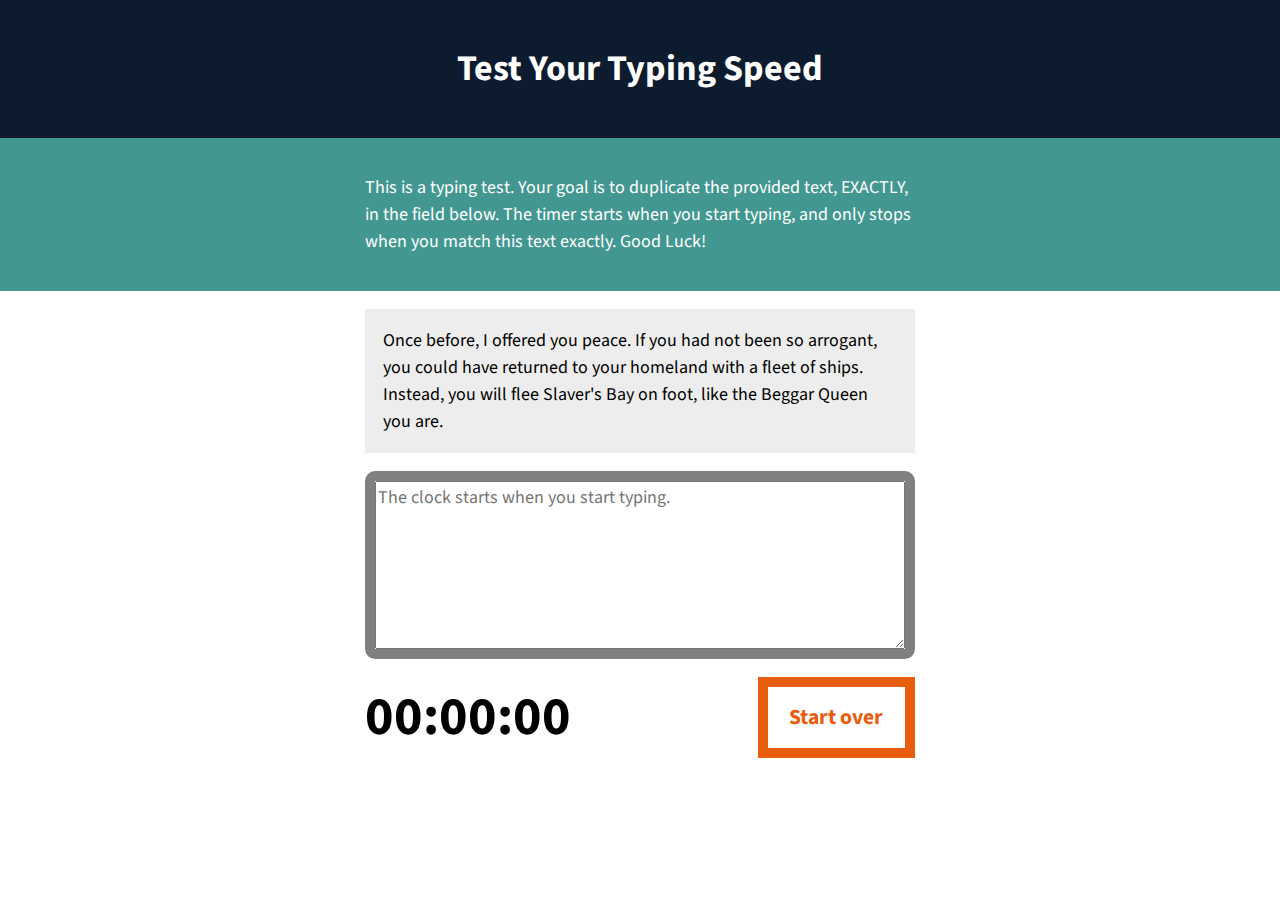
<file: page2.html>
<!DOCTYPE html>
<html lang="en-US">

<head>
    <meta charset="UTF-8">
    <meta name="viewport" content="width=device-width, initial-scale=1">
    <title>JS Typing Speed Test</title>
    <script src="js/page2.js" async></script>
    <link rel="stylesheet" href="//fonts.googleapis.com/css?family=Source+Sans+Pro:400,400i,700,700i,900,900i" type="text/css" media="all">
    <link rel="stylesheet" href="css/page2.css">
</head>

<body>
    <header class="masthead">
        <h1>Test Your Typing Speed</h1>
    </header>
    <main class="main">
        <article class="intro">
            <p>This is a typing test. Your goal is to duplicate the provided text, EXACTLY, in the field below. The timer starts when you start typing, and only stops when you match this text exactly. Good Luck!</p>
        </article><!-- .intro -->
        <section class="test-area">
            <div id="origin-text">
                <p>Once before, I offered you peace. If you had not been so arrogant, you could have returned to your homeland with a fleet of ships. Instead, you will flee Slaver's Bay on foot, like the Beggar Queen you are.</p>
            </div><!-- #origin-text -->

            <div class="test-wrapper">
                <textarea id="test-area" name="textarea" rows="6" placeholder="The clock starts when you start typing."></textarea>
            </div><!-- .test-wrapper -->

            <div class="meta">
                <section id="clock">
                    <div class="timer">00:00:00</div>
                </section>

                <button id="reset">Start over</button>
            </div><!-- .meta -->
        </section><!-- .test-area -->
    </main>

</body>

</html>
</file>
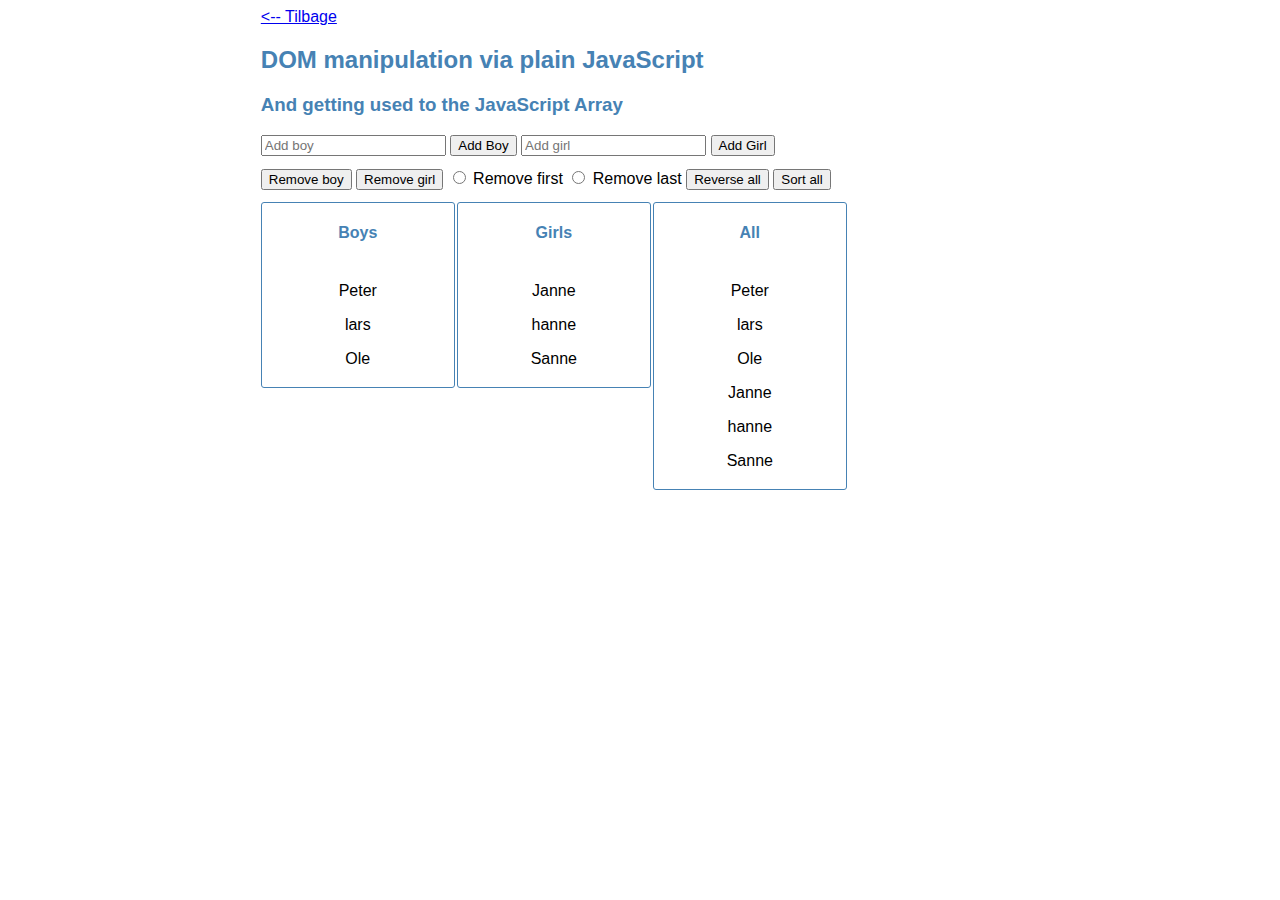
<file: page3.html>
<!DOCTYPE html>
<html>

<head>
    <meta charset="utf-8" />
    <meta http-equiv="X-UA-Compatible" content="IE=edge">
    <title>Page 3</title>
    <meta name="viewport" content="width=device-width, initial-scale=1">
    <link rel="stylesheet" type="text/css" media="screen" href="css/page3.css" />
    <script src="js/page3.js"></script>
</head>

<body>
    <div class="container">
        <a href="index.html"><-- Tilbage</a>
        <h2>DOM manipulation via plain JavaScript</h2>
        <h3>And getting used to the JavaScript Array</h3>
        <div class='inputs'>
            <input id="newboy" placeholder='Add boy' />
            <button id='addboy'>Add Boy</button>
            <input id="newgirl" placeholder='Add girl' />
            <button id='addgirl'>Add Girl</button>
        </div>
        <div class='inputs'>
            <button id='removeboy'>Remove boy</button>
            <button id='removegirl'>Remove girl</button>
            <Input type='radio' name='direction' id='first' /> Remove first
            <Input type='radio' name='direction' id='last' /> Remove last
            <button id='reverse'>Reverse all</button>
            <button id='sort'>Sort all</button>
        </div>
        <div class="lists">
            <h4>Boys</h4>
            <div id="boys"><script>getAllBoys();</script></div>
        </div>
        <div class="lists">
            <h4 style="text-align: center">Girls</h4>
            <div class="names" id="girls"><script>getAllGirls();</script></div>
        </div>
        <div class="lists">
            <h4>All</h4>
            <div id="all"><script>getBoysAndGirls();</script></div>
        </div>
    </div>


</body>

</html>
</file>
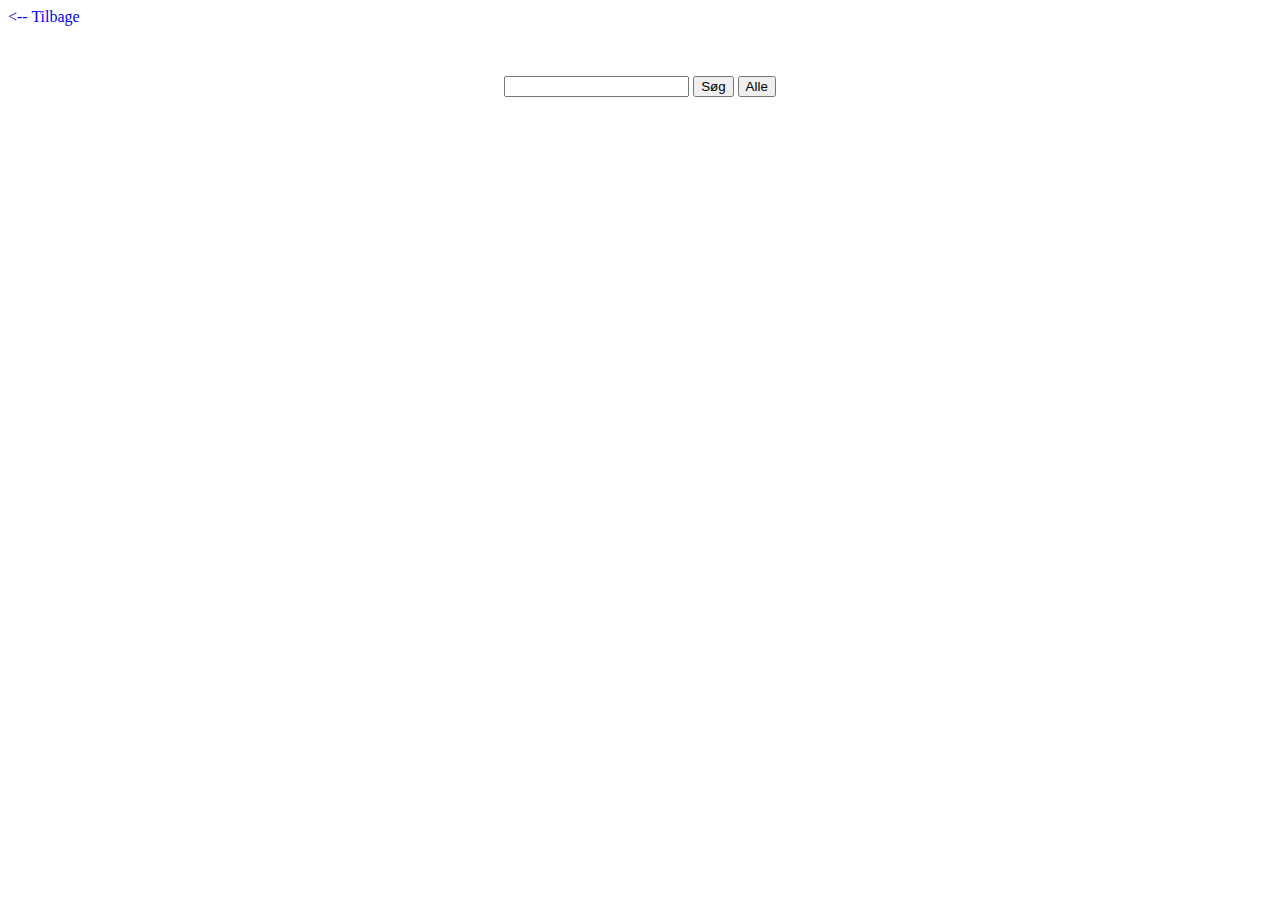
<file: page4.html>
<!DOCTYPE html>
<html>
<head>
    <meta charset="utf-8" />
    <meta http-equiv="X-UA-Compatible" content="IE=edge">
    <title>Persons fetch</title>
    <meta name="viewport" content="width=device-width, initial-scale=1">
    <link rel="stylesheet" type="text/css" media="screen" href="css/index.css" />

</head>
<body>
    <div id="container">
        <a href="index.html"><-- Tilbage</a>
        <form>
            <input id="searchField" type="text">
            <button id="searchBtn">Søg</button>
            <button id="allBtn">Alle</button>
        </form>

        <div id="results">

        </div>


        <script src="js/page4.js"></script>
    </div>
</body>
</html>
</file>
<file: css/page2.css>
/*--------------------------------------------------------------
Typography
--------------------------------------------------------------*/

body,
button,
input,
select,
textarea {
	font-family: 'Source Sans Pro', 'Helvetica', Arial, sans-serif;
	font-size: 18px;
	line-height: 1.5;
}

h1,
h2,
h3,
h4,
h5,
h6 {
	clear: both;
}

p {
	margin-bottom: 1.5em;
}

b,
strong {
	font-weight: bold;
}

dfn,
cite,
em,
i {
	font-style: italic;
}

blockquote {
	margin: 0 1.5em;
}

address {
	margin: 0 0 1.5em;
}

pre {
	background: #eee;
	font-family: "Courier 10 Pitch", Courier, monospace;
	font-size: 15px;
	font-size: 1.5rem;
	line-height: 1.6;
	margin-bottom: 1.6em;
	max-width: 100%;
	overflow: auto;
	padding: 1.6em;
}

code,
kbd,
tt,
var {
	font: 15px Monaco, Consolas, "Andale Mono", "DejaVu Sans Mono", monospace;
}

abbr,
acronym {
	border-bottom: 1px dotted #666;
	cursor: help;
}

mark,
ins {
	background: #fff9c0;
	text-decoration: none;
}

sup,
sub {
	font-size: 75%;
	height: 0;
	line-height: 0;
	position: relative;
	vertical-align: baseline;
}

sup {
	bottom: 1ex;
}

sub {
	top: .5ex;
}

small {
	font-size: 75%;
}

big {
	font-size: 125%;
}

/*--------------------------------------------------------------
Layout
--------------------------------------------------------------*/
body {
    margin: 0;
    padding: 0;
}

.masthead {
    padding: 1em 2em;
    background-color: #0D1B2E;
    color: white;
}

.masthead h1 {
    text-align: center;
}

.intro {
    padding: 2em 2em;
    color: #ffffff;
    background: #429890;
}


.intro p,
.test-area {
    margin: 0 auto;
    max-width: 550px;
}

.test-area {
    margin-bottom: 4em;
    padding: 0 2em;
}

.test-wrapper {
    border: 10px solid grey;
    border-radius: 10px;
}

#origin-text {
    margin: 1em 0;
    padding: 1em 1em 0;
    background-color: #ededed;
}

#origin-text p {
    margin: 0;
    padding-bottom: 1em;
}

.test-wrapper {
    display: flex;
}

.test-wrapper textarea {
    flex: 1;
}

.meta {
    margin-top: 1em;
    display: flex;
    justify-content: space-between;
    flex-wrap: wrap;
}

.timer {
    font-size: 3em;
    font-weight: bold;
}

#reset {
    padding: .5em 1em;
    font-size: 1.2em;
    font-weight: bold;
    color: #E95D0F;
    background: white ;
    border: 10px solid #E95D0F;
}

#reset:hover {
    color: white;
    background-color: #E95D0F;
}
</file>
<file: css/page3.css>
h2 {color: steelblue;}
h3 {color: steelblue;
    margin-top: 0px;
    margin-bottom: 1em;}
.container {
    font-family:sans-serif; 
    margin:auto;width:60%;}
.lists {
    border: 1px solid; 
    border-color:
    steelblue;
    border-radius: 3px; 
    float:left; width: 12em;
    margin-right:2px;} 
.lists h4 {
    text-align: center; 
    color: steelblue} 
.lists div {
    padding: 3px;text-align: center;} .inputs {
    margin-bottom:12px;}
</file>
<file: css/index.css>
@import url(https://fonts.googleapis.com/css?family=Montserrat:400,700,100);

#container {
    width: 100%;
    margin: 0 auto;
    
}
#container p{
    text-align: center;
}

a {
    text-decoration: none;
}

h1 {
    text-align: center;
    font-family: 'Montserrat', sans-serif;
    font-weight: 100;
    color: #707070;
}

p {
  line-height: 30px;
  font-family: 'Montserrat', sans-serif;
  text-decoration: none;
  color: #707070;
}

.frontProfile {
    height: 200px;
    width: 100;
} 

.profiles li {
    float: left;
    list-style: none;
    display: block;
    margin-left: 10%;
    
}
.profiles ul {
    width: 93%;
    margin: auto;
    
}

.profiles{
    height: 250px;
    width: 100%;
    display: block;
    
}

#links li {
    float: left;
    list-style: none;
    display: block;
    margin-left: 2%;
    
}

#links ul {
    width: 93%;
    margin: auto;
}

#links {
    height: 50px;
    width: 100%;
    display: block;
}

#clock {
    height: 240px;

}

form {

    text-align: center;
    margin-top: 50px;
}

table {
    margin-left:auto; 
    margin-right:auto;
}
</file>
